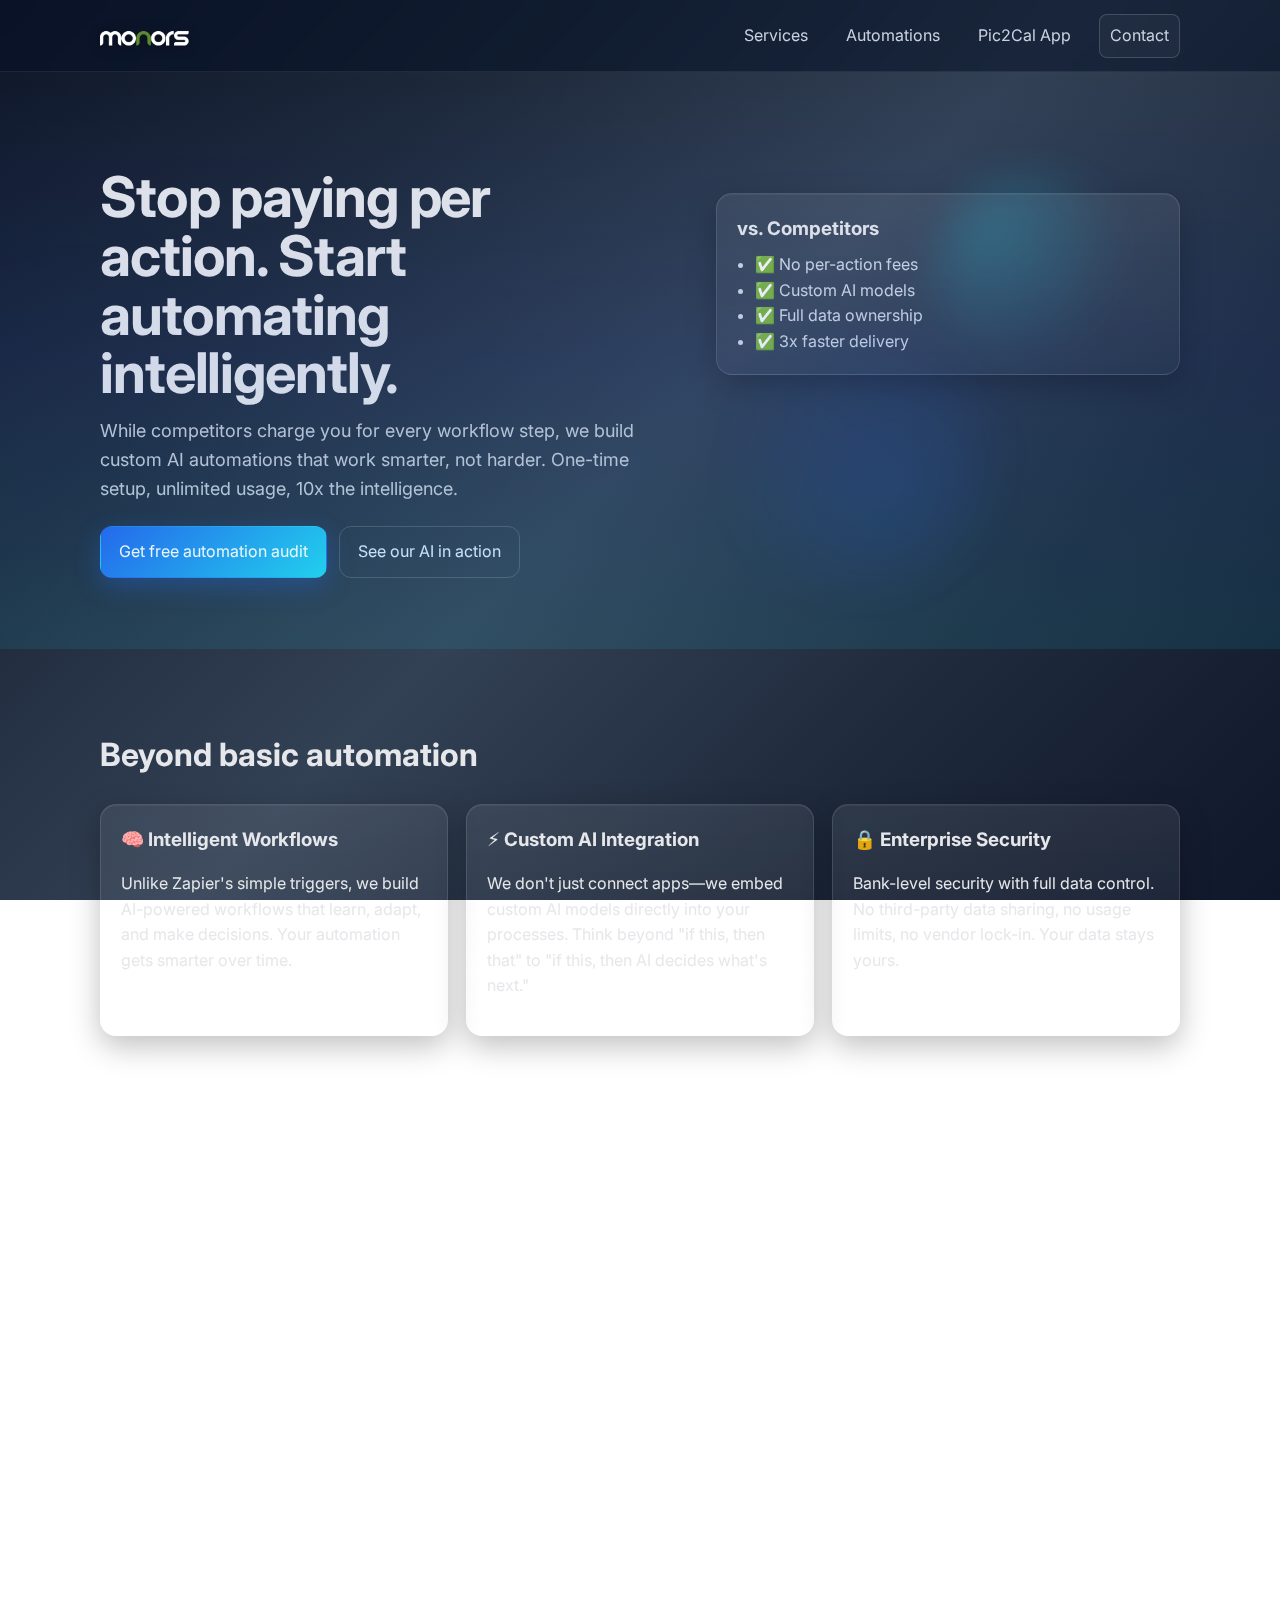
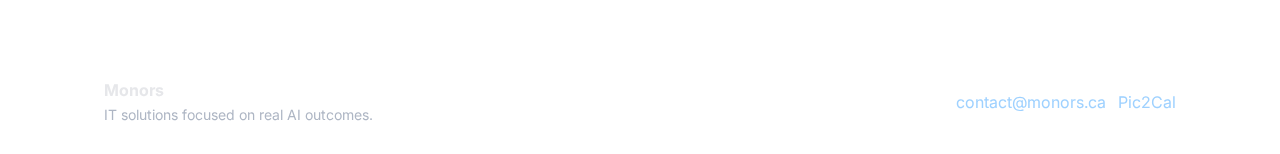
<file: monors/index.html>
<!DOCTYPE html>
<html lang="en">
<head>
  <meta charset="utf-8" />
  <meta name="viewport" content="width=device-width, initial-scale=1" />
  <title>Monors — AI Automations, Websites, and Apps</title>
  <meta name="description" content="Monors builds AI-powered automations, websites, and applications. We design, automate, and integrate workflows using AI and n8n. Contact us at contact@monors.ca." />
  <link rel="canonical" href="https://monors.ca/" />
  <meta property="og:title" content="Monors — AI Automations, Websites, and Apps" />
  <meta property="og:description" content="AI-powered automations, websites, and applications. Automate workflows with AI and n8n. contact@monors.ca" />
  <meta property="og:type" content="website" />
  <meta property="og:url" content="https://monors.ca/" />
  <meta property="og:image" content="https://monors.ca/assets/images/monors-monors.jpg" />
  <meta name="twitter:card" content="summary_large_image" />
  <meta name="twitter:title" content="Monors — AI Automations, Websites, and Apps" />
  <meta name="twitter:description" content="AI-powered automations, websites, and applications. Automate workflows with AI and n8n." />
  <meta name="twitter:image" content="https://monors.ca/assets/images/monors-monors.jpg" />

  <link rel="preconnect" href="https://fonts.googleapis.com" />
  <link rel="preconnect" href="https://fonts.gstatic.com" crossorigin />
  <link href="https://fonts.googleapis.com/css2?family=Inter:wght@300;400;600;700;800&display=swap" rel="stylesheet" />
  <link rel="stylesheet" href="css/styles.css" />
  <link rel="icon" href="assets/images/monors-monors.jpg" />

  <script type="application/ld+json">
  {
    "@context": "https://schema.org",
    "@type": "Organization",
    "name": "Monors",
    "url": "https://monors.ca/",
    "logo": "https://monors.ca/monors/assets/images/monors-monors.jpg",
    "sameAs": [
    ]
  }
  </script>
</head>
<body>
  <header class="site-header">
    <div class="container nav">
      <a class="brand" href="./">
        <img src="assets/images/monors-monors white.png" alt="Monors logo" />
      </a>
      <nav class="nav-menu">
        <a href="#services">Services</a>
        <a href="#workflows">Automations</a>
        <a href="https://pic2cal.monors.ca/" rel="noopener">Pic2Cal App</a>
        <a class="btn" href="mailto:contact@monors.ca">Contact</a>
      </nav>
      <button class="mobile-menu-toggle" aria-label="Toggle navigation menu">
        <span></span>
        <span></span>
        <span></span>
      </button>
    </div>
  </header>

  <main>
    <section class="hero">
      <div class="container grid-2">
        <div class="hero-copy">
          <h1 class="reveal">Stop paying per action. Start automating intelligently.</h1>
          <p class="lead reveal-delay-1">While competitors charge you for every workflow step, we build custom AI automations that work smarter, not harder. One-time setup, unlimited usage, 10x the intelligence.</p>
          <div class="cta-row reveal-delay-2">
            <a class="btn btn-primary" href="mailto:contact@monors.ca">Get free automation audit</a>
            <a class="btn btn-ghost" href="https://pic2cal.monors.ca/" rel="noopener">See our AI in action</a>
          </div>
        </div>
        <div class="hero-art reveal-delay-3">
          <div class="orb orb-1"></div>
          <div class="orb orb-2"></div>
          <div class="card glass">
            <h3>vs. Competitors</h3>
            <ul>
              <li>✅ No per-action fees</li>
              <li>✅ Custom AI models</li>
              <li>✅ Full data ownership</li>
              <li>✅ 3x faster delivery</li>
            </ul>
          </div>
        </div>
      </div>
      <div class="gradient-veil"></div>
    </section>

    <section id="services" class="section">
      <div class="container">
        <h2 class="section-title reveal">Beyond basic automation</h2>
        <div class="cards">
          <article class="card glass reveal-delay-1">
            <h3>🧠 Intelligent Workflows</h3>
            <p>Unlike Zapier's simple triggers, we build AI-powered workflows that learn, adapt, and make decisions. Your automation gets smarter over time.</p>
          </article>
          <article class="card glass reveal-delay-2">
            <h3>⚡ Custom AI Integration</h3>
            <p>We don't just connect apps—we embed custom AI models directly into your processes. Think beyond "if this, then that" to "if this, then AI decides what's next."</p>
          </article>
          <article class="card glass reveal-delay-3">
            <h3>🔒 Enterprise Security</h3>
            <p>Bank-level security with full data control. No third-party data sharing, no usage limits, no vendor lock-in. Your data stays yours.</p>
          </article>
        </div>
      </div>
    </section>

    <section id="workflows" class="section alt">
      <div class="container">
        <h2 class="section-title reveal">Why choose Monors over competitors?</h2>
        <div class="cards">
          <article class="card glass reveal-delay-1">
            <h3>🚀 Faster Implementation</h3>
            <p>While others take weeks, we deliver working automations in days. Our streamlined process gets you results 3x faster than traditional agencies.</p>
          </article>
          <article class="card glass reveal-delay-2">
            <h3>🎯 AI-First Approach</h3>
            <p>Unlike basic workflow tools, we integrate cutting-edge AI models directly into your processes. Smart automation that actually thinks and adapts.</p>
          </article>
          <article class="card glass reveal-delay-3">
            <h3>💰 Transparent Pricing</h3>
            <p>No hidden fees or per-action charges. Fixed project pricing that scales with your business, not your usage. Save 40% compared to Zapier/Make.com.</p>
          </article>
        </div>
        <div class="cta-row reveal-delay-3" style="justify-content: center; margin-top: 40px;">
          <a class="btn btn-primary" href="mailto:contact@monors.ca">Get a free automation audit</a>
        </div>
      </div>
    </section>
  </main>

  <footer class="site-footer">
    <div class="container footer">
      <div>
        <strong>Monors</strong>
        <div class="muted">IT solutions focused on real AI outcomes.</div>
      </div>
      <div class="footer-links">
        <a href="mailto:contact@monors.ca">contact@monors.ca</a>
        <a href="https://pic2cal.monors.ca/" rel="noopener">Pic2Cal</a>
      </div>
    </div>
  </footer>

  <script src="js/main.js"></script>
</body>
</html>
</file>
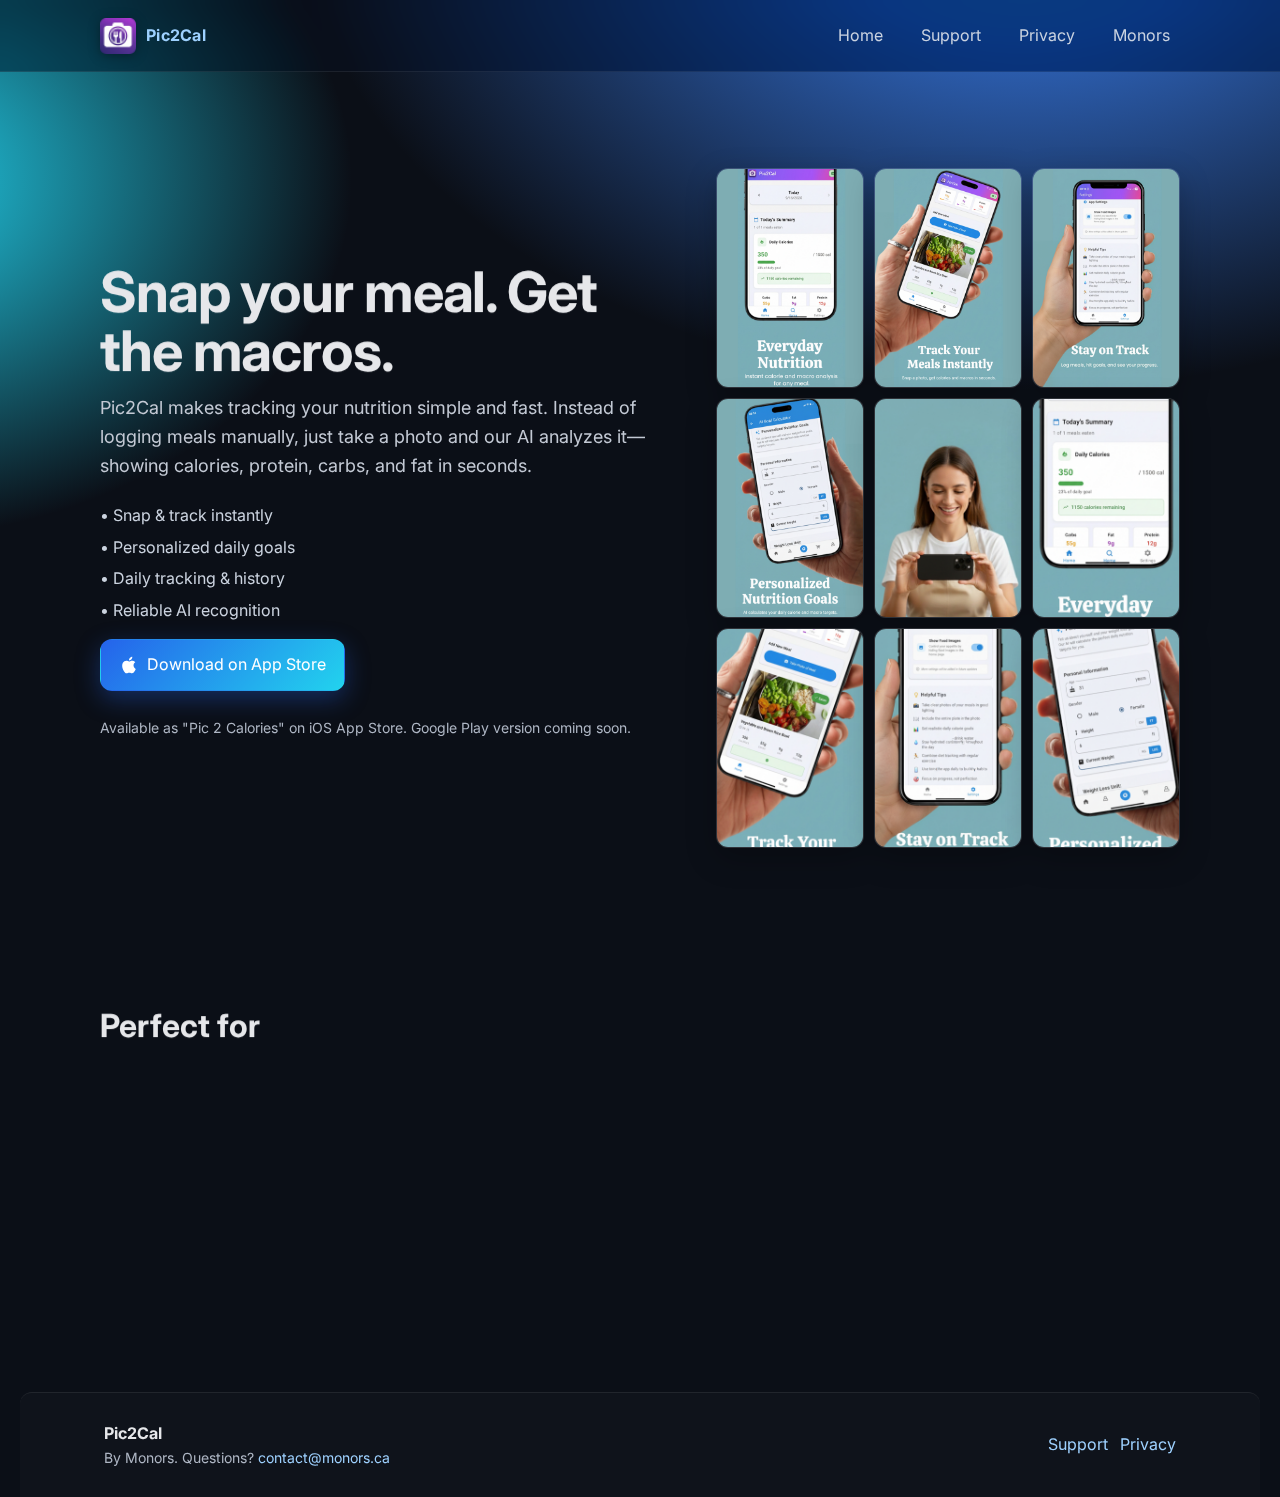
<file: pic2cal/index.html>
<!DOCTYPE html>
<html lang="en">
<head>
  <meta charset="utf-8" />
  <meta name="viewport" content="width=device-width, initial-scale=1" />
  <title>Pic2Cal — AI Nutrition from Photos</title>
  <meta name="description" content="Pic2Cal makes tracking your nutrition simple and fast. Take a photo of your meal and get calories, protein, carbs, and fat instantly. Available on iOS and Android." />
  <link rel="canonical" href="https://pic2cal.monors.ca/" />
  <meta property="og:title" content="Pic2Cal — AI Nutrition from Photos" />
  <meta property="og:description" content="Snap your meal, get instant calorie and macro breakdowns. Track goals with ease." />
  <meta property="og:type" content="website" />
  <meta property="og:url" content="https://pic2cal.monors.ca/" />
  <meta property="og:image" content="https://pic2cal.monors.ca/assets/images/pic2cal-logo.png" />
  <meta name="twitter:card" content="summary_large_image" />
  <meta name="twitter:title" content="Pic2Cal — AI Nutrition from Photos" />
  <meta name="twitter:description" content="Snap meals, track calories, and hit your goals with confidence." />
  <meta name="twitter:image" content="https://pic2cal.monors.ca/assets/images/pic2cal-logo.png" />

  <link rel="preconnect" href="https://fonts.googleapis.com" />
  <link rel="preconnect" href="https://fonts.gstatic.com" crossorigin />
  <link href="https://fonts.googleapis.com/css2?family=Inter:wght@300;400;600;700;800&display=swap" rel="stylesheet" />
  <link rel="stylesheet" href="css/theme.css" />
  <link rel="icon" href="assets/images/pic2cal-logo.png" />

  <script type="application/ld+json">
  {
    "@context": "https://schema.org",
    "@type": "MobileApplication",
    "name": "Pic2Cal",
    "operatingSystem": "iOS, Android",
    "applicationCategory": "HealthApplication",
    "offers": { "@type": "Offer", "price": "0" },
    "publisher": { "@type": "Organization", "name": "Monors" },
    "url": "https://pic2cal.monors.ca/",
    "image": "https://pic2cal.monors.ca/pic2cal/assets/images/pic2cal-logo.png"
  }
  </script>
</head>
<body>
  <header class="site-header">
    <div class="container nav">
      <a class="brand" href="./">
        <img src="assets/images/pic2cal-logo.png" alt="Pic2Cal logo" />
        <span>Pic2Cal</span>
      </a>
      <nav class="nav-menu">
        <a href="./">Home</a>
        <a href="support/">Support</a>
        <a href="privacypolicy/">Privacy</a>
        <a href="https://monors.ca/" rel="noopener">Monors</a>
      </nav>
      <button class="mobile-menu-toggle" aria-label="Toggle navigation menu">
        <span></span>
        <span></span>
        <span></span>
      </button>
    </div>
  </header>

  <main>
    <section class="hero">
      <div class="container grid-2">
        <div class="hero-copy">
          <h1 class="reveal">Snap your meal. Get the macros.</h1>
          <p class="lead reveal-delay-1">Pic2Cal makes tracking your nutrition simple and fast. Instead of logging meals manually, just take a photo and our AI analyzes it—showing calories, protein, carbs, and fat in seconds.</p>
          <div class="features reveal-delay-2">
            <div>• Snap & track instantly</div>
            <div>• Personalized daily goals</div>
            <div>• Daily tracking & history</div>
            <div>• Reliable AI recognition</div>
          </div>
          <div class="cta-row reveal-delay-3">
            <a class="btn btn-primary" id="store-link" href="https://apps.apple.com/us/app/pic-2-calories/id6752662294" target="_blank" rel="noopener">
              <svg width="20" height="20" viewBox="0 0 24 24" fill="currentColor" style="margin-right: 8px;">
                <path d="M18.71 19.5c-.83 1.24-1.71 2.45-3.05 2.47-1.34.03-1.77-.79-3.29-.79-1.53 0-2 .77-3.27.82-1.31.05-2.3-1.32-3.14-2.53C4.25 17 2.94 12.45 4.7 9.39c.87-1.52 2.43-2.48 4.12-2.51 1.28-.02 2.5.87 3.29.87.78 0 2.26-1.07 3.81-.91.65.03 2.47.26 3.64 1.98-.09.06-2.17 1.28-2.15 3.81.03 3.02 2.65 4.03 2.68 4.04-.03.07-.42 1.44-1.38 2.83M13 3.5c.73-.83 1.94-1.46 2.94-1.5.13 1.17-.34 2.35-1.04 3.19-.69.85-1.83 1.51-2.95 1.42-.15-1.15.41-2.35 1.05-3.11z"/>
              </svg>
              Download on App Store
            </a>
            <p class="muted">Available as "Pic 2 Calories" on iOS App Store. Google Play version coming soon.</p>
          </div>
        </div>
        <div class="hero-gallery reveal-delay-3">
          <div id="gallery" class="gallery"></div>
        </div>
      </div>
      <div class="gradient-veil"></div>
    </section>

    <section class="section">
      <div class="container">
        <h2 class="section-title reveal">Perfect for</h2>
        <div class="cards">
          <article class="card glass reveal-delay-1"><h3>Weight loss tracking</h3></article>
          <article class="card glass reveal-delay-2"><h3>Fitness & bodybuilding</h3></article>
          <article class="card glass reveal-delay-3"><h3>Meal planning & portions</h3></article>
          <article class="card glass reveal-delay-3"><h3>Healthy lifestyle</h3></article>
        </div>
      </div>
    </section>
  </main>

  <footer class="site-footer">
    <div class="container footer">
      <div>
        <strong>Pic2Cal</strong>
        <div class="muted">By Monors. Questions? <a href="mailto:contact@monors.ca">contact@monors.ca</a></div>
      </div>
      <div class="footer-links">
        <a href="/pic2cal/support.html">Support</a>
        <a href="/pic2cal/privacypolicy.html">Privacy</a>
      </div>
    </div>
  </footer>

  <script src="js/theme.js"></script>
  <script src="js/gallery.js"></script>
</body>
</html>
</file>
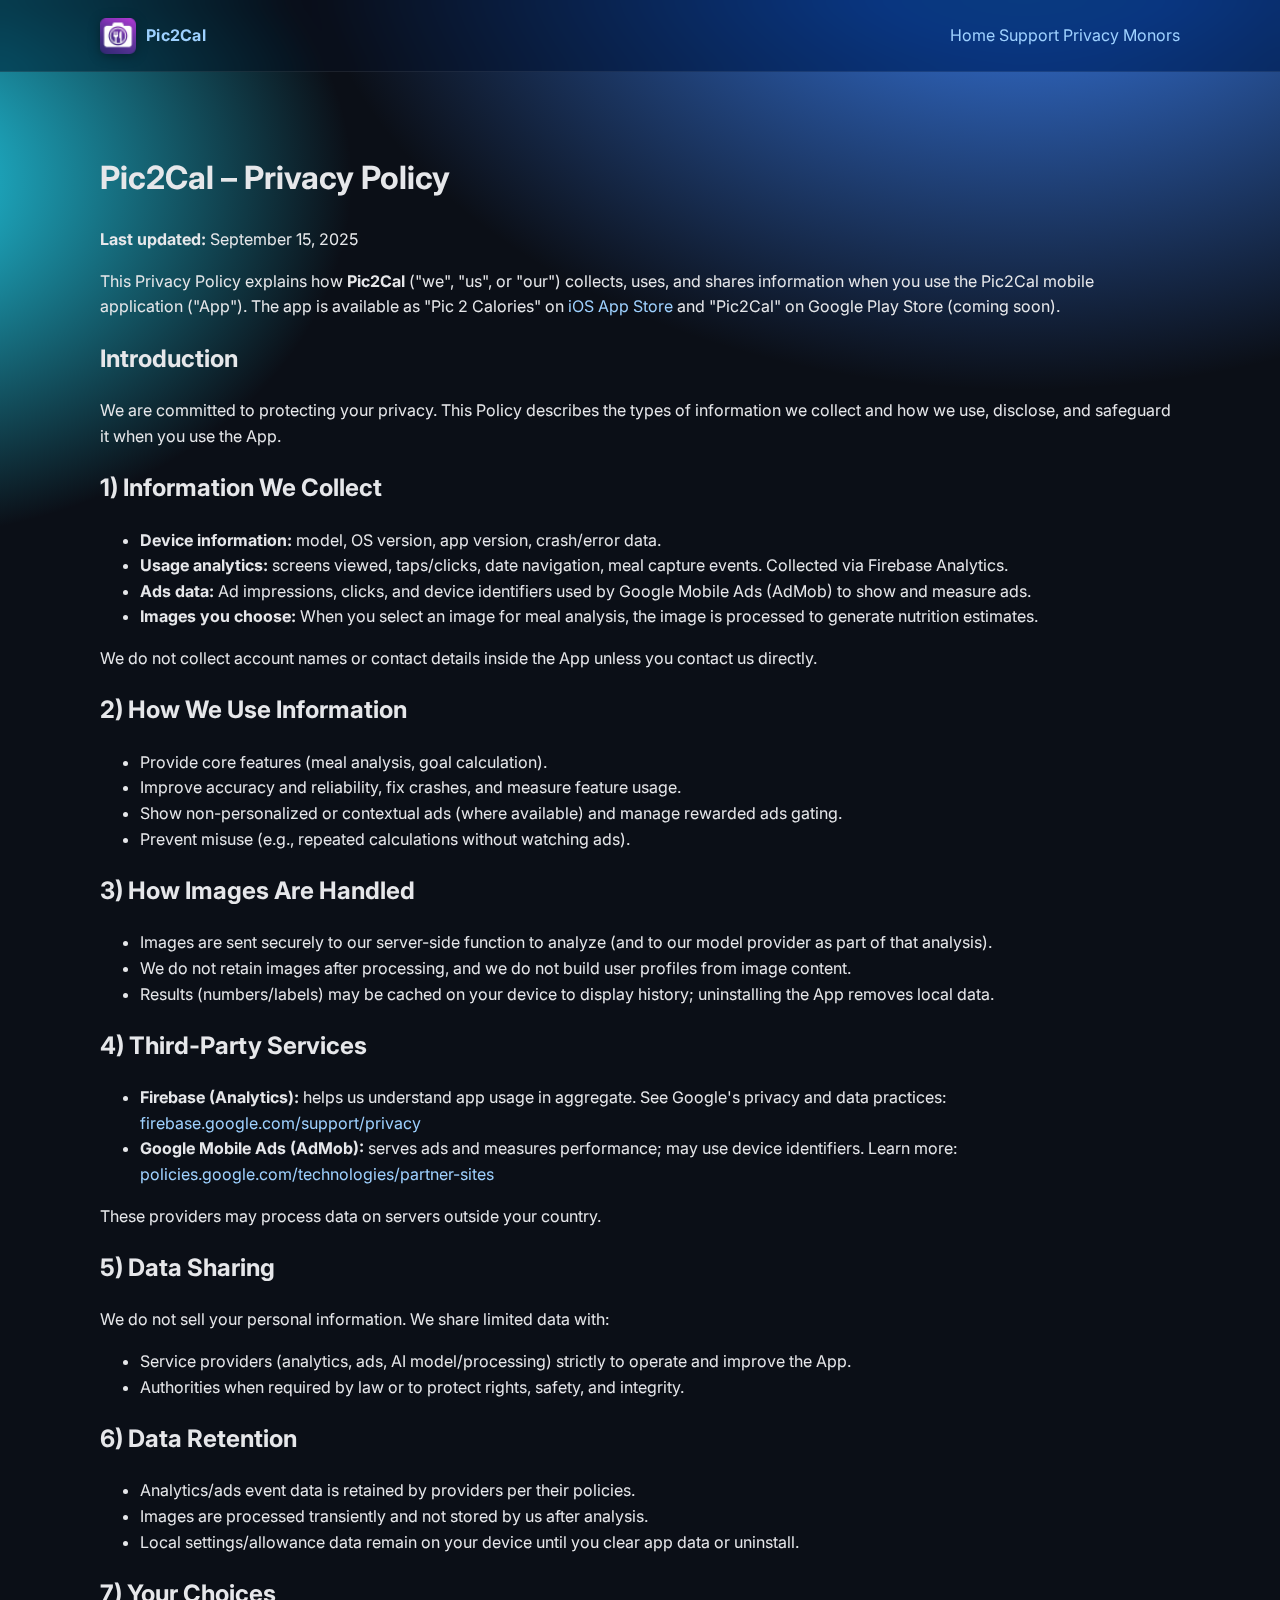
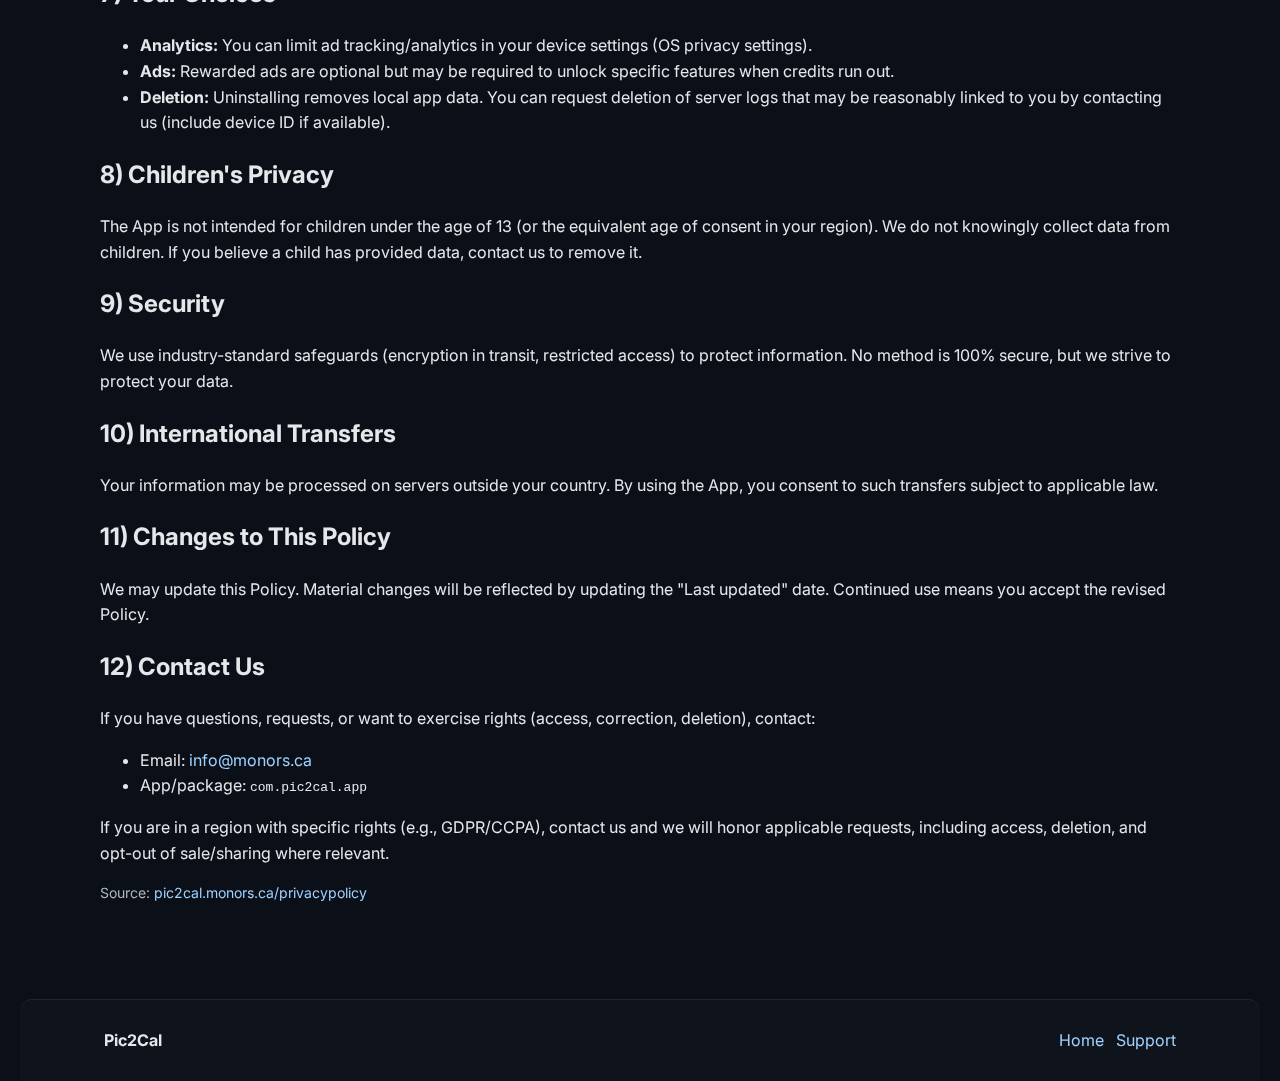
<file: pic2cal/privacypolicy/index.html>
<!DOCTYPE html>
<html lang="en">
<head>
  <meta charset="utf-8" />
  <meta name="viewport" content="width=device-width, initial-scale=1" />
  <title>Pic2Cal – Privacy Policy</title>
  <meta name="description" content="Privacy Policy for Pic2Cal mobile app. Learn how we collect, use, and protect your information." />
  <link rel="canonical" href="https://pic2cal.monors.ca/privacypolicy" />
  <link rel="preconnect" href="https://fonts.googleapis.com" />
  <link rel="preconnect" href="https://fonts.gstatic.com" crossorigin />
  <link href="https://fonts.googleapis.com/css2?family=Inter:wght@300;400;600;700;800&display=swap" rel="stylesheet" />
  <link rel="stylesheet" href="../css/theme.css" />
  <link rel="icon" href="../assets/images/pic2cal-logo.png" />
</head>
<body>
  <header class="site-header">
    <div class="container nav">
      <a class="brand" href="../">
        <img src="../assets/images/pic2cal-logo.png" alt="Pic2Cal logo" />
        <span>Pic2Cal</span>
      </a>
      <nav>
        <a href="../">Home</a>
        <a href="../support/">Support</a>
        <a href="./" aria-current="page">Privacy</a>
        <a href="https://monors.ca/" rel="noopener">Monors</a>
      </nav>
    </div>
  </header>

  <main>
    <section class="section">
      <div class="container">
        <h1 class="section-title">Pic2Cal – Privacy Policy</h1>
        <p><strong>Last updated:</strong> September 15, 2025</p>
        <p>This Privacy Policy explains how <strong>Pic2Cal</strong> ("we", "us", or "our") collects, uses, and shares information when you use the Pic2Cal mobile application ("App"). The app is available as "Pic 2 Calories" on <a href="https://apps.apple.com/us/app/pic-2-calories/id6752662294" target="_blank" rel="noopener">iOS App Store</a> and "Pic2Cal" on Google Play Store (coming soon).</p>
        <h2>Introduction</h2>
        <p>We are committed to protecting your privacy. This Policy describes the types of information we collect and how we use, disclose, and safeguard it when you use the App.</p>
        <h2>1) Information We Collect</h2>
        <ul>
          <li><strong>Device information:</strong> model, OS version, app version, crash/error data.</li>
          <li><strong>Usage analytics:</strong> screens viewed, taps/clicks, date navigation, meal capture events. Collected via Firebase Analytics.</li>
          <li><strong>Ads data:</strong> Ad impressions, clicks, and device identifiers used by Google Mobile Ads (AdMob) to show and measure ads.</li>
          <li><strong>Images you choose:</strong> When you select an image for meal analysis, the image is processed to generate nutrition estimates.</li>
        </ul>
        <p>We do not collect account names or contact details inside the App unless you contact us directly.</p>
        <h2>2) How We Use Information</h2>
        <ul>
          <li>Provide core features (meal analysis, goal calculation).</li>
          <li>Improve accuracy and reliability, fix crashes, and measure feature usage.</li>
          <li>Show non-personalized or contextual ads (where available) and manage rewarded ads gating.</li>
          <li>Prevent misuse (e.g., repeated calculations without watching ads).</li>
        </ul>
        <h2>3) How Images Are Handled</h2>
        <ul>
          <li>Images are sent securely to our server-side function to analyze (and to our model provider as part of that analysis).</li>
          <li>We do not retain images after processing, and we do not build user profiles from image content.</li>
          <li>Results (numbers/labels) may be cached on your device to display history; uninstalling the App removes local data.</li>
        </ul>
        <h2>4) Third-Party Services</h2>
        <ul>
          <li><strong>Firebase (Analytics):</strong> helps us understand app usage in aggregate. See Google's privacy and data practices: <a href="https://firebase.google.com/support/privacy" target="_blank" rel="noopener">firebase.google.com/support/privacy</a></li>
          <li><strong>Google Mobile Ads (AdMob):</strong> serves ads and measures performance; may use device identifiers. Learn more: <a href="https://policies.google.com/technologies/partner-sites" target="_blank" rel="noopener">policies.google.com/technologies/partner-sites</a></li>
        </ul>
        <p>These providers may process data on servers outside your country.</p>
        <h2>5) Data Sharing</h2>
        <p>We do not sell your personal information. We share limited data with:</p>
        <ul>
          <li>Service providers (analytics, ads, AI model/processing) strictly to operate and improve the App.</li>
          <li>Authorities when required by law or to protect rights, safety, and integrity.</li>
        </ul>
        <h2>6) Data Retention</h2>
        <ul>
          <li>Analytics/ads event data is retained by providers per their policies.</li>
          <li>Images are processed transiently and not stored by us after analysis.</li>
          <li>Local settings/allowance data remain on your device until you clear app data or uninstall.</li>
        </ul>
        <h2>7) Your Choices</h2>
        <ul>
          <li><strong>Analytics:</strong> You can limit ad tracking/analytics in your device settings (OS privacy settings).</li>
          <li><strong>Ads:</strong> Rewarded ads are optional but may be required to unlock specific features when credits run out.</li>
          <li><strong>Deletion:</strong> Uninstalling removes local app data. You can request deletion of server logs that may be reasonably linked to you by contacting us (include device ID if available).</li>
        </ul>
        <h2>8) Children's Privacy</h2>
        <p>The App is not intended for children under the age of 13 (or the equivalent age of consent in your region). We do not knowingly collect data from children. If you believe a child has provided data, contact us to remove it.</p>
        <h2>9) Security</h2>
        <p>We use industry-standard safeguards (encryption in transit, restricted access) to protect information. No method is 100% secure, but we strive to protect your data.</p>
        <h2>10) International Transfers</h2>
        <p>Your information may be processed on servers outside your country. By using the App, you consent to such transfers subject to applicable law.</p>
        <h2>11) Changes to This Policy</h2>
        <p>We may update this Policy. Material changes will be reflected by updating the "Last updated" date. Continued use means you accept the revised Policy.</p>
        <h2>12) Contact Us</h2>
        <p>If you have questions, requests, or want to exercise rights (access, correction, deletion), contact:</p>
        <ul>
          <li>Email: <a href="mailto:info@monors.ca">info@monors.ca</a></li>
          <li>App/package: <code>com.pic2cal.app</code></li>
        </ul>
        <p>If you are in a region with specific rights (e.g., GDPR/CCPA), contact us and we will honor applicable requests, including access, deletion, and opt-out of sale/sharing where relevant.</p>
        <p class="muted">Source: <a href="https://pic2cal.monors.ca/privacypolicy" target="_blank" rel="noopener">pic2cal.monors.ca/privacypolicy</a></p>
      </div>
    </section>
  </main>
  <footer class="site-footer">
    <div class="container footer">
      <div>
        <strong>Pic2Cal</strong>
      </div>
      <div class="footer-links">
        <a href="../">Home</a>
        <a href="../support/">Support</a>
      </div>
    </div>
  </footer>
</body>
</html>
</file>
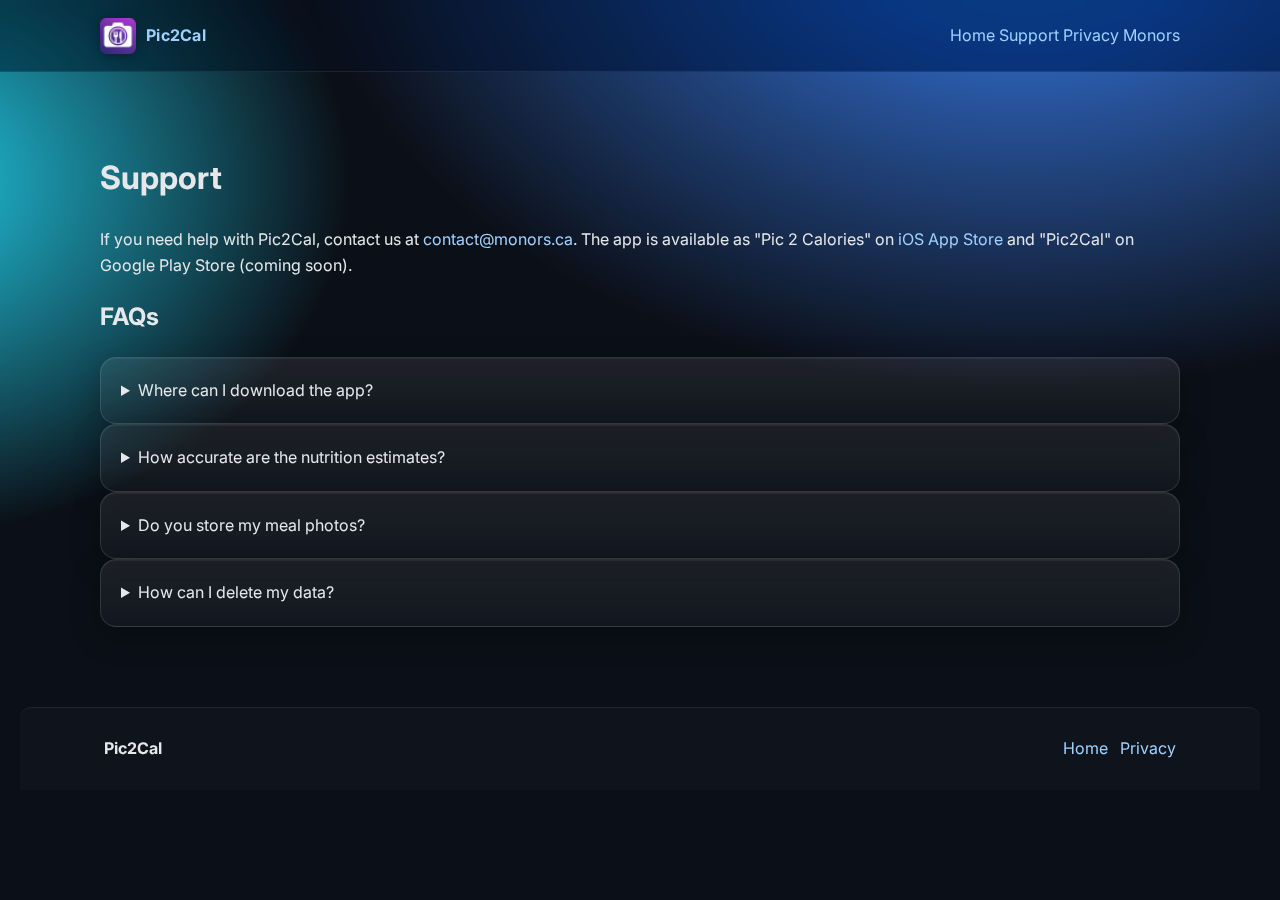
<file: pic2cal/support/index.html>
<!DOCTYPE html>
<html lang="en">
<head>
  <meta charset="utf-8" />
  <meta name="viewport" content="width=device-width, initial-scale=1" />
  <title>Pic2Cal – Support</title>
  <meta name="description" content="Get support for Pic2Cal. Contact us, read FAQs, and troubleshoot common issues." />
  <link rel="canonical" href="https://pic2cal.monors.ca/support" />
  <link rel="preconnect" href="https://fonts.googleapis.com" />
  <link rel="preconnect" href="https://fonts.gstatic.com" crossorigin />
  <link href="https://fonts.googleapis.com/css2?family=Inter:wght@300;400;600;700;800&display=swap" rel="stylesheet" />
  <link rel="stylesheet" href="../css/theme.css" />
  <link rel="icon" href="../assets/images/pic2cal-logo.png" />
</head>
<body>
  <header class="site-header">
    <div class="container nav">
      <a class="brand" href="../">
        <img src="../assets/images/pic2cal-logo.png" alt="Pic2Cal logo" />
        <span>Pic2Cal</span>
      </a>
      <nav>
        <a href="../">Home</a>
        <a href="./" aria-current="page">Support</a>
        <a href="../privacypolicy/">Privacy</a>
        <a href="https://monors.ca/" rel="noopener">Monors</a>
      </nav>
    </div>
  </header>

  <main>
    <section class="section">
      <div class="container">
        <h1 class="section-title">Support</h1>
        <p>If you need help with Pic2Cal, contact us at <a href="mailto:contact@monors.ca">contact@monors.ca</a>. The app is available as "Pic 2 Calories" on <a href="https://apps.apple.com/us/app/pic-2-calories/id6752662294" target="_blank" rel="noopener">iOS App Store</a> and "Pic2Cal" on Google Play Store (coming soon).</p>

        <h2>FAQs</h2>
        <details class="glass"><summary>Where can I download the app?</summary><div>Pic2Cal is now available on the <a href="https://apps.apple.com/us/app/pic-2-calories/id6752662294" target="_blank" rel="noopener">iOS App Store</a> as "Pic 2 Calories". Google Play version is coming soon.</div></details>
        <details class="glass"><summary>How accurate are the nutrition estimates?</summary><div>AI recognition provides reliable results for common foods, but estimates may vary. You can adjust entries as needed.</div></details>
        <details class="glass"><summary>Do you store my meal photos?</summary><div>We process images transiently to analyze your meal and do not retain them after processing.</div></details>
        <details class="glass"><summary>How can I delete my data?</summary><div>Uninstalling the app removes local data. For server log deletion requests, email us with your device ID if available.</div></details>
      </div>
    </section>
  </main>

  <footer class="site-footer">
    <div class="container footer">
      <div>
        <strong>Pic2Cal</strong>
      </div>
      <div class="footer-links">
        <a href="../">Home</a>
        <a href="../privacypolicy/">Privacy</a>
      </div>
    </div>
  </footer>
</body>
</html>
</file>
<file: pic2cal/css/theme.css>
/* Shared theme (mirrors Monors look) */
* { box-sizing: border-box; }
html, body { height: 100%; }
body {
  margin: 0;
  font-family: 'Inter', system-ui, -apple-system, Segoe UI, Roboto, Arial, sans-serif;
  color: #e6e7ea;
  background: radial-gradient(1200px 800px at 80% -10%, #3b82f6 0%, transparent 60%),
              radial-gradient(800px 600px at -10% 20%, #22d3ee 0%, transparent 60%),
              #0b0f17;
  background-attachment: fixed;
  background-size: cover;
  min-height: 100vh;
  line-height: 1.6;
}
.container { width: 100%; max-width: 1120px; margin: 0 auto; padding: 0 20px; }
a { color: #9ed1ff; text-decoration: none; }
a:hover { text-decoration: underline; }

.site-header { position: sticky; top: 0; z-index: 100; backdrop-filter: saturate(180%) blur(10px); }
.site-header::before { content: ""; position: absolute; inset: 0; background: rgba(11,15,23,0.55); border-bottom: 1px solid rgba(255,255,255,0.08); }
.nav { display: flex; align-items: center; justify-content: space-between; height: 72px; position: relative; }
.brand { display: inline-flex; align-items: center; gap: 10px; font-weight: 700; letter-spacing: 0.3px; }
.brand img { width: 36px; height: 36px; object-fit: contain; filter: drop-shadow(0 2px 6px rgba(0,0,0,0.35)); }
.site-header .nav-menu { display: flex; gap: 18px; align-items: center; }
.site-header .nav-menu a { color: #c9d2e0; padding: 8px 10px; border-radius: 8px; transition: all .2s ease; }
.site-header .nav-menu a:hover { background: rgba(255,255,255,0.06); color: #ffffff; text-decoration: none; }

/* Mobile menu toggle */
.mobile-menu-toggle { display: none; flex-direction: column; gap: 4px; background: none; border: none; cursor: pointer; padding: 8px; }
.mobile-menu-toggle span { width: 24px; height: 2px; background: #c9d2e0; transition: all 0.3s ease; border-radius: 1px; }
.mobile-menu-toggle.active span:nth-child(1) { transform: rotate(45deg) translate(5px, 5px); }
.mobile-menu-toggle.active span:nth-child(2) { opacity: 0; }
.mobile-menu-toggle.active span:nth-child(3) { transform: rotate(-45deg) translate(7px, -6px); }

.btn { display: inline-flex; align-items: center; justify-content: center; padding: 12px 18px; border-radius: 12px; border: 1px solid rgba(255,255,255,0.16); color: #dbe6ff; background: rgba(255,255,255,0.04); transition: transform .2s ease, background .2s ease, border-color .2s ease; }
.btn svg { flex-shrink: 0; }
.btn:hover { transform: translateY(-1px); background: rgba(255,255,255,0.08); text-decoration: none; }
.btn-primary { background: linear-gradient(135deg, #2563eb, #22d3ee); color: white; border-color: transparent; box-shadow: 0 8px 24px rgba(37,99,235,0.35); }
.btn-primary:hover { transform: translateY(-2px); box-shadow: 0 12px 28px rgba(37,99,235,0.45); }

.hero { position: relative; padding: 96px 0 72px; overflow: hidden; }
.grid-2 { display: grid; grid-template-columns: 1.1fr 0.9fr; gap: 48px; align-items: center; }
.hero h1 { font-size: clamp(36px, 5vw, 56px); line-height: 1.05; margin: 0 0 14px; letter-spacing: -0.02em; }
.lead { font-size: 18px; color: #c3c9d4; margin: 0 0 22px; }
.features { display: grid; gap: 6px; color: #cbd3df; margin-bottom: 16px; }
.cta-row { display: flex; gap: 12px; flex-wrap: wrap; }

.hero-gallery { position: relative; }
.gallery { display: grid; grid-template-columns: repeat(3, minmax(0, 1fr)); gap: 10px; }
.gallery img { width: 100%; height: 220px; object-fit: cover; border-radius: 12px; border: 1px solid rgba(255,255,255,0.12); background: rgba(255,255,255,0.03); box-shadow: 0 10px 30px rgba(0,0,0,0.25); }
/* Responsive Design */
@media (max-width: 1024px) {
  .container { padding: 0 16px; }
  .hero { padding: 80px 0 60px; }
  .section { padding: 60px 0; }
  .grid-2 { gap: 32px; }
  .gallery { grid-template-columns: repeat(2, minmax(0, 1fr)); gap: 12px; }
  .cards { grid-template-columns: repeat(2, minmax(0, 1fr)); gap: 16px; }
}

@media (max-width: 768px) {
  .container { padding: 0 16px; }
  .nav { height: 64px; }
  
  /* Mobile Navigation */
  .mobile-menu-toggle { display: flex; }
  .nav-menu { 
    position: fixed; 
    top: 64px; 
    left: 0; 
    right: 0; 
    background: rgba(11,15,23,0.95); 
    backdrop-filter: saturate(180%) blur(20px);
    border-bottom: 1px solid rgba(255,255,255,0.08);
    flex-direction: column; 
    padding: 20px; 
    gap: 12px; 
    transform: translateY(-100%); 
    opacity: 0; 
    visibility: hidden; 
    transition: all 0.3s ease; 
  }
  .nav-menu.active { 
    transform: translateY(0); 
    opacity: 1; 
    visibility: visible; 
  }
  .nav-menu a { 
    padding: 12px 16px; 
    border-radius: 8px; 
    text-align: center; 
    background: rgba(255,255,255,0.04); 
  }
  
  /* Hero Section */
  .hero { padding: 60px 0 40px; }
  .grid-2 { grid-template-columns: 1fr; gap: 24px; }
  .hero h1 { font-size: clamp(28px, 8vw, 42px); margin-bottom: 16px; }
  .lead { font-size: 16px; margin-bottom: 20px; }
  .cta-row { flex-direction: column; gap: 12px; }
  .cta-row .btn { width: 100%; justify-content: center; }
  
  /* Gallery */
  .gallery { grid-template-columns: 1fr; gap: 12px; }
  .gallery img { height: 200px; }
  
  /* Sections */
  .section { padding: 40px 0; }
  .section-title { font-size: 28px; margin-bottom: 20px; }
  .cards { grid-template-columns: 1fr; gap: 16px; }
  
  /* Footer */
  .site-footer { margin: 0 16px; }
  .footer { flex-direction: column; gap: 16px; text-align: center; padding: 24px 20px; }
  .footer-links { justify-content: center; }
}

@media (max-width: 480px) {
  .container { padding: 0 12px; }
  
  .hero { padding: 40px 0 30px; }
  .hero h1 { font-size: clamp(24px, 10vw, 32px); }
  .lead { font-size: 15px; }
  
  .section { padding: 30px 0; }
  .section-title { font-size: 24px; }
  
  .glass { padding: 16px; }
  .gallery img { height: 180px; }
  
  .btn { padding: 10px 16px; font-size: 14px; }
  
  .site-footer { margin: 0 12px; }
  .footer { padding: 20px 16px; }
}

.glass { background: linear-gradient(180deg, rgba(255,255,255,0.08), rgba(255,255,255,0.03)); border: 1px solid rgba(255,255,255,0.12); border-radius: 16px; padding: 20px; box-shadow: 0 10px 30px rgba(0,0,0,0.25), inset 0 1px 0 rgba(255,255,255,0.06); }
.section { padding: 80px 0; }
.cards { display: grid; grid-template-columns: repeat(2, minmax(0, 1fr)); gap: 18px; }
.section-title { font-size: 32px; margin: 0 0 24px; }

.site-footer { border-top: 1px solid rgba(255,255,255,0.08); background: rgba(255,255,255,0.02); margin: 0 20px; border-radius: 12px 12px 0 0; }
.footer { display: flex; align-items: center; justify-content: space-between; gap: 18px; padding: 28px 24px; }
.muted { color: #aeb6c4; font-size: 14px; }
.footer-links { display: flex; gap: 12px; }


.reveal, .reveal-delay-1, .reveal-delay-2, .reveal-delay-3 { opacity: 0; transform: translateY(8px); will-change: transform, opacity; }
.revealed { opacity: 1 !important; transform: none !important; transition: opacity .7s ease, transform .7s ease; }
.reveal-delay-1.revealed { transition-delay: .1s; }
.reveal-delay-2.revealed { transition-delay: .2s; }
.reveal-delay-3.revealed { transition-delay: .3s; }
</file>
<file: monors/css/styles.css>
/* Fonts and resets */
* { box-sizing: border-box; }
html, body { height: 100%; }
body {
  margin: 0;
  font-family: 'Inter', system-ui, -apple-system, Segoe UI, Roboto, Arial, sans-serif;
  color: #e6e7ea;
  background: linear-gradient(135deg, #0f172a 0%, #1e293b 25%, #334155 50%, #1e293b 75%, #0f172a 100%);
  background-attachment: fixed;
  line-height: 1.6;
  min-height: 100vh;
}

img { max-width: 100%; display: block; }
a { color: #9ed1ff; text-decoration: none; }
a:hover { text-decoration: underline; }

.container { width: 100%; max-width: 1120px; margin: 0 auto; padding: 0 20px; }

/* Header */
.site-header { position: sticky; top: 0; z-index: 100; backdrop-filter: saturate(180%) blur(10px); }
.site-header::before {
  content: "";
  position: absolute; inset: 0; background: rgba(11,15,23,0.55); border-bottom: 1px solid rgba(255,255,255,0.08);
}
.nav { display: flex; align-items: center; justify-content: space-between; height: 72px; position: relative; }
.brand { display: inline-flex; align-items: center; font-weight: 700; letter-spacing: 0.3px; }
.brand img { width: 90px; height: 90px; object-fit: contain; filter: drop-shadow(0 2px 6px rgba(0,0,0,0.35)); }
.site-header .nav-menu { display: flex; gap: 18px; align-items: center; }
.site-header .nav-menu a { color: #c9d2e0; padding: 8px 10px; border-radius: 8px; transition: all .2s ease; }
.site-header .nav-menu a:hover { background: rgba(255,255,255,0.06); color: #ffffff; text-decoration: none; }

/* Mobile menu toggle */
.mobile-menu-toggle { display: none; flex-direction: column; gap: 4px; background: none; border: none; cursor: pointer; padding: 8px; }
.mobile-menu-toggle span { width: 24px; height: 2px; background: #c9d2e0; transition: all 0.3s ease; border-radius: 1px; }
.mobile-menu-toggle.active span:nth-child(1) { transform: rotate(45deg) translate(5px, 5px); }
.mobile-menu-toggle.active span:nth-child(2) { opacity: 0; }
.mobile-menu-toggle.active span:nth-child(3) { transform: rotate(-45deg) translate(7px, -6px); }

/* Buttons */
.btn { display: inline-flex; align-items: center; justify-content: center; padding: 12px 18px; border-radius: 12px; border: 1px solid rgba(255,255,255,0.16); color: #dbe6ff; background: rgba(255,255,255,0.04); transition: transform .2s ease, background .2s ease, border-color .2s ease; }
.btn:hover { transform: translateY(-1px); background: rgba(255,255,255,0.08); text-decoration: none; }
.btn-primary { background: linear-gradient(135deg, #2563eb, #22d3ee); color: white; border-color: transparent; box-shadow: 0 8px 24px rgba(37,99,235,0.35); }
.btn-primary:hover { transform: translateY(-2px); box-shadow: 0 12px 28px rgba(37,99,235,0.45); }
.btn-ghost { background: transparent; }

/* Hero */
.hero { position: relative; padding: 96px 0 72px; overflow: hidden; }
.grid-2 { display: grid; grid-template-columns: 1.1fr 0.9fr; gap: 48px; align-items: center; }
.hero h1 { font-size: clamp(36px, 5vw, 56px); line-height: 1.05; margin: 0 0 14px; letter-spacing: -0.02em; }
.lead { font-size: 18px; color: #c3c9d4; margin: 0 0 22px; }
.cta-row { display: flex; gap: 12px; flex-wrap: wrap; }

.hero-art { position: relative; min-height: 360px; }
.orb { position: absolute; border-radius: 50%; filter: blur(20px); opacity: 0.6; animation: float 12s ease-in-out infinite; }
.orb-1 { width: 200px; height: 200px; background: radial-gradient(circle at 30% 30%, rgba(34,211,238,0.4), transparent 70%); top: -20px; right: 10%; animation-delay: 0.2s; }
.orb-2 { width: 280px; height: 280px; background: radial-gradient(circle at 60% 60%, rgba(37,99,235,0.3), transparent 70%); bottom: -40px; left: 0%; animation-delay: 1.2s; }
@keyframes float { 0%,100% { transform: translateY(0px)} 50% { transform: translateY(-10px) } }

.glass { background: linear-gradient(180deg, rgba(255,255,255,0.08), rgba(255,255,255,0.03)); border: 1px solid rgba(255,255,255,0.12); border-radius: 16px; padding: 20px; box-shadow: 0 10px 30px rgba(0,0,0,0.25), inset 0 1px 0 rgba(255,255,255,0.06); }
.card h3 { margin: 0 0 8px; }
.card ul { margin: 0; padding-left: 18px; color: #cfd6e2; }

.gradient-veil { position: absolute; inset: 0; background: linear-gradient(180deg, transparent 0%, rgba(37,99,235,0.1) 50%, rgba(34,211,238,0.1) 100%); pointer-events: none; }

/* Sections */
.section { padding: 80px 0; }
.section.alt { background: linear-gradient(180deg, rgba(255,255,255,0.02), rgba(255,255,255,0.01)); }
.section-title { font-size: 32px; margin: 0 0 24px; }

.cards { display: grid; grid-template-columns: repeat(3, minmax(0, 1fr)); gap: 18px; }

/* Responsive Design */
@media (max-width: 1024px) {
  .container { padding: 0 16px; }
  .hero { padding: 80px 0 60px; }
  .section { padding: 60px 0; }
  .grid-2 { gap: 32px; }
  .cards { grid-template-columns: repeat(2, minmax(0, 1fr)); gap: 16px; }
}

@media (max-width: 768px) {
  .container { padding: 0 16px; }
  .nav { height: 64px; }
  .brand img { width: 70px; height: 70px; }
  
  /* Mobile Navigation */
  .mobile-menu-toggle { display: flex; }
  .nav-menu { 
    position: fixed; 
    top: 64px; 
    left: 0; 
    right: 0; 
    background: rgba(11,15,23,0.95); 
    backdrop-filter: saturate(180%) blur(20px);
    border-bottom: 1px solid rgba(255,255,255,0.08);
    flex-direction: column; 
    padding: 20px; 
    gap: 12px; 
    transform: translateY(-100%); 
    opacity: 0; 
    visibility: hidden; 
    transition: all 0.3s ease; 
  }
  .nav-menu.active { 
    transform: translateY(0); 
    opacity: 1; 
    visibility: visible; 
  }
  .nav-menu a { 
    padding: 12px 16px; 
    border-radius: 8px; 
    text-align: center; 
    background: rgba(255,255,255,0.04); 
  }
  
  /* Hero Section */
  .hero { padding: 60px 0 40px; }
  .grid-2 { grid-template-columns: 1fr; gap: 24px; }
  .hero h1 { font-size: clamp(28px, 8vw, 42px); margin-bottom: 16px; }
  .lead { font-size: 16px; margin-bottom: 20px; }
  .cta-row { flex-direction: column; gap: 12px; }
  .cta-row .btn { width: 100%; justify-content: center; }
  
  /* Hero Art */
  .hero-art { min-height: 280px; }
  .orb-1 { width: 140px; height: 140px; }
  .orb-2 { width: 200px; height: 200px; }
  
  /* Sections */
  .section { padding: 40px 0; }
  .section-title { font-size: 28px; margin-bottom: 20px; }
  .cards { grid-template-columns: 1fr; gap: 16px; }
  
  
  /* Footer */
  .site-footer { margin: 0 16px; }
  .footer { flex-direction: column; gap: 16px; text-align: center; padding: 24px 20px; }
  .footer-links { justify-content: center; }
}

@media (max-width: 480px) {
  .container { padding: 0 12px; }
  .nav { height: 56px; }
  .brand img { width: 60px; height: 60px; }
  
  .hero { padding: 40px 0 30px; }
  .hero h1 { font-size: clamp(24px, 10vw, 32px); }
  .lead { font-size: 15px; }
  
  .section { padding: 30px 0; }
  .section-title { font-size: 24px; }
  
  .glass { padding: 16px; }
  .card h3 { font-size: 18px; }
  
  .btn { padding: 10px 16px; font-size: 14px; }
  
  .orb-1 { width: 100px; height: 100px; }
  .orb-2 { width: 160px; height: 160px; }
  
  /* Footer */
  .site-footer { margin: 0 12px; }
  .footer { padding: 20px 16px; }
}

.checklist { list-style: none; padding: 0; margin: 0; }
.checklist li { position: relative; padding-left: 28px; margin: 10px 0; }
.checklist li::before { content: "✓"; position: absolute; left: 0; top: 0; color: #34d399; font-weight: 700; }


/* Footer */
.site-footer { border-top: 1px solid rgba(255,255,255,0.08); background: rgba(255,255,255,0.02); margin: 0 20px; border-radius: 12px 12px 0 0; }
.footer { display: flex; align-items: center; justify-content: space-between; gap: 18px; padding: 28px 24px; }
.muted { color: #aeb6c4; font-size: 14px; }
.footer-links { display: flex; gap: 12px; }

/* Reveal animations */
.reveal, .reveal-delay-1, .reveal-delay-2, .reveal-delay-3 { opacity: 0; transform: translateY(8px); will-change: transform, opacity; }
.revealed { opacity: 1 !important; transform: none !important; transition: opacity .7s ease, transform .7s ease; }
.reveal-delay-1.revealed { transition-delay: .1s; }
.reveal-delay-2.revealed { transition-delay: .2s; }
.reveal-delay-3.revealed { transition-delay: .3s; }
</file>
